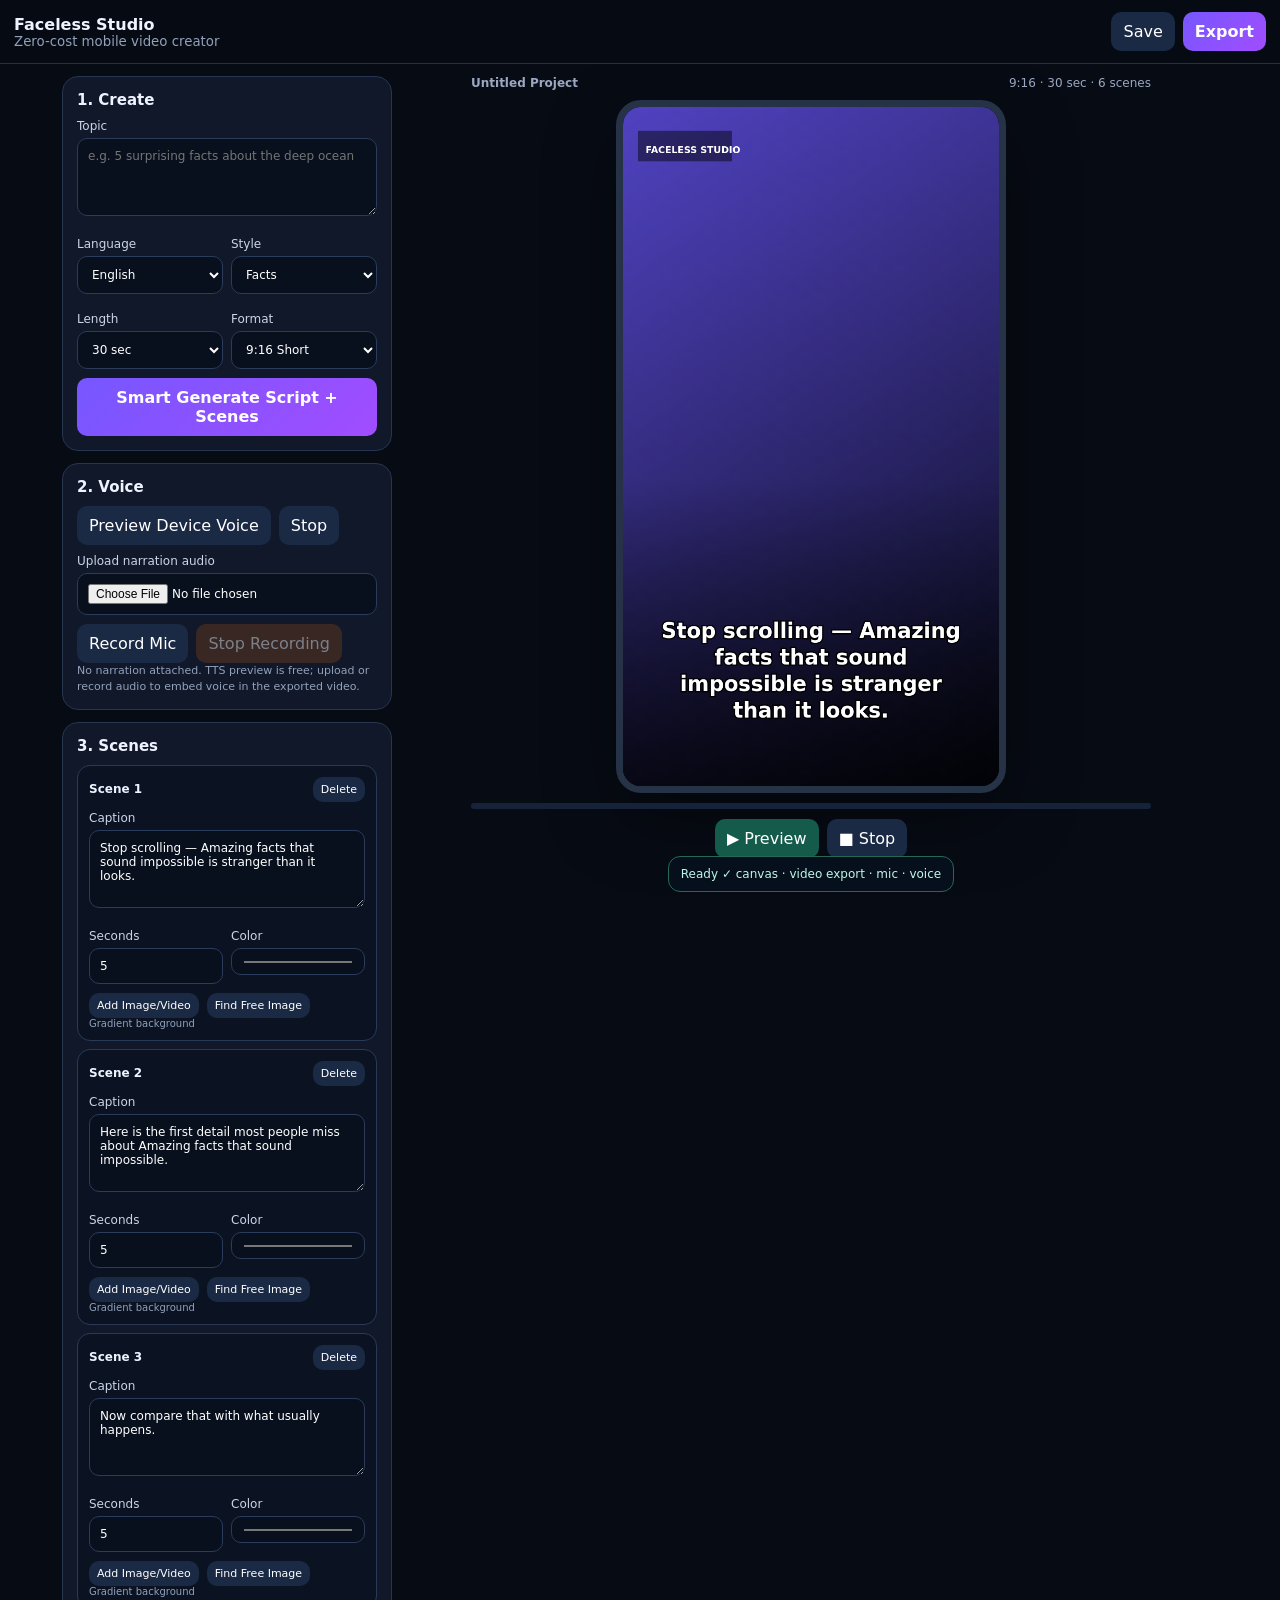
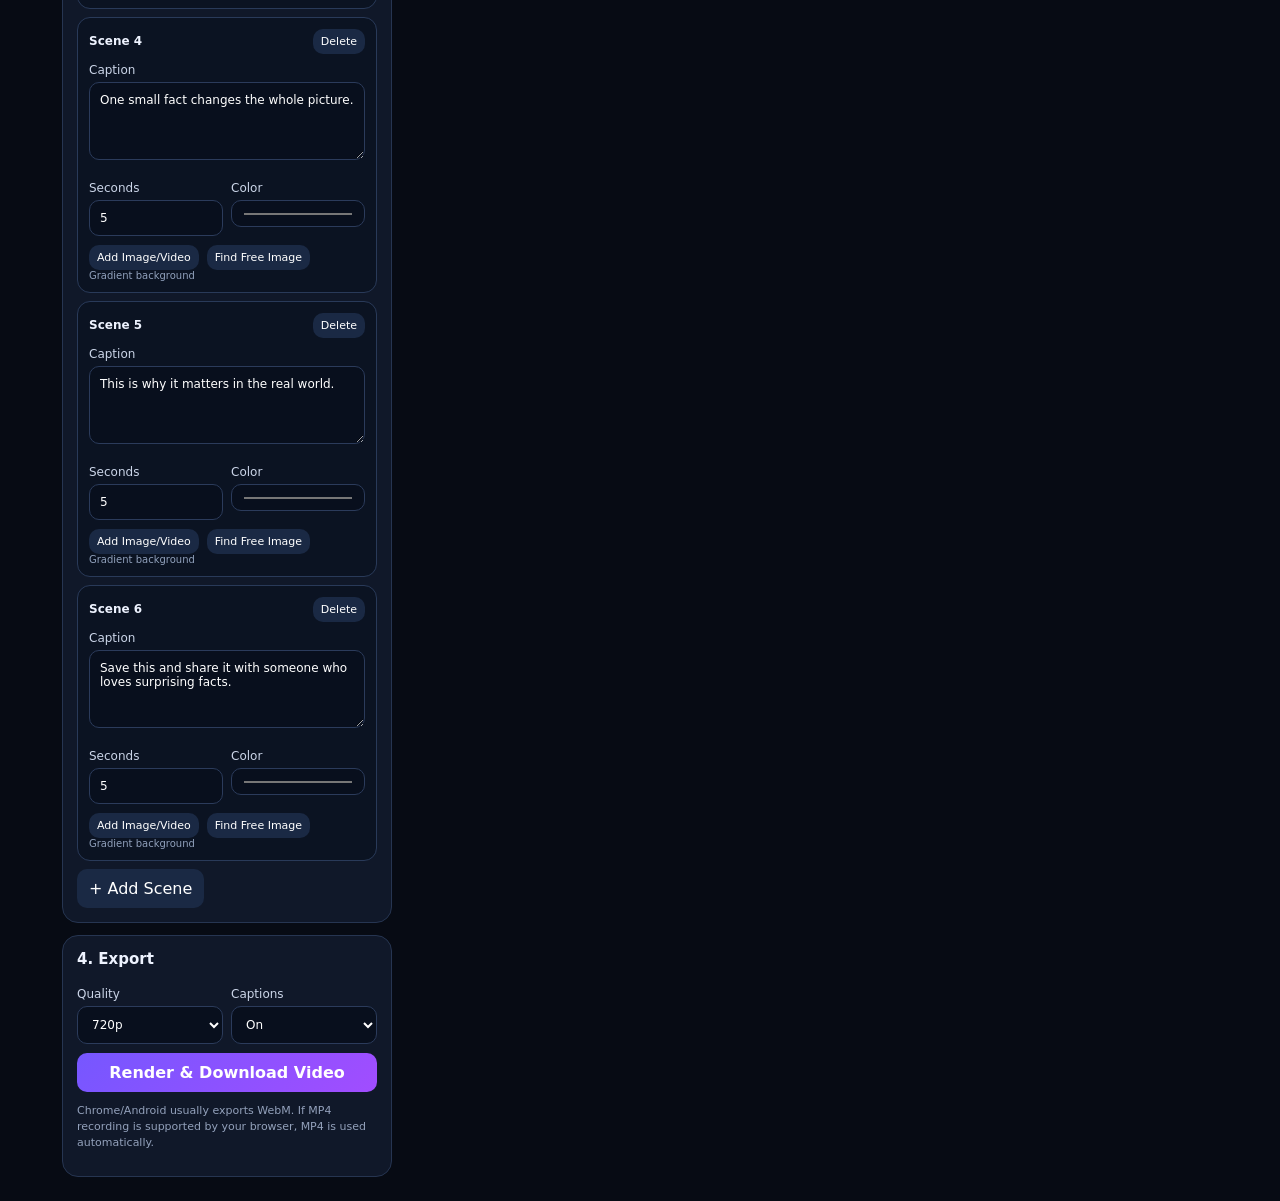
<file: faceless-studio/index.html>
<!doctype html>
<html lang="en">
<head>
<meta charset="utf-8">
<meta name="viewport" content="width=device-width,initial-scale=1,viewport-fit=cover">
<meta name="theme-color" content="#0a0f1f">
<title>Faceless Studio Live</title>
<style>
*{box-sizing:border-box}html,body{margin:0;background:#070b14;color:#eef3ff;font-family:system-ui,-apple-system,Segoe UI,Roboto,sans-serif}button,input,select,textarea{font:inherit}button{cursor:pointer}
header{position:sticky;top:0;z-index:20;display:flex;justify-content:space-between;align-items:center;padding:12px 14px;background:rgba(7,11,20,.95);border-bottom:1px solid #24304a}
.brand{font-weight:900}.brand small{display:block;color:#92a0bc;font-weight:500}.wrap{max-width:1180px;margin:auto;padding:12px;display:grid;grid-template-columns:330px 1fr;gap:12px}
.card{background:#101829;border:1px solid #263551;border-radius:16px;padding:14px;margin-bottom:12px}.card h3{margin:0 0 10px;font-size:15px}
label{display:block;font-size:12px;color:#cbd5e8;margin:9px 0}textarea,input,select{width:100%;margin-top:5px;background:#080f1d;color:#fff;border:1px solid #2b3b5b;border-radius:10px;padding:10px;outline:none}textarea{min-height:78px;resize:vertical}
.grid{display:grid;grid-template-columns:1fr 1fr;gap:8px}.row{display:flex;gap:8px;flex-wrap:wrap}.btn{border:0;border-radius:10px;padding:10px 12px;color:#fff;background:#1a2944}.btn.primary{background:linear-gradient(135deg,#7657ff,#a14dff);font-weight:800}.btn.good{background:#155b4c}.btn.warn{background:#6b3b1f}.btn:disabled{opacity:.45}
.stage{display:flex;flex-direction:column;align-items:center;gap:10px}.phone{width:min(390px,86vw);aspect-ratio:9/16;border:7px solid #263246;border-radius:25px;overflow:hidden;background:#000;box-shadow:0 26px 70px rgba(0,0,0,.4)}canvas{width:100%;height:100%;display:block;background:#050812}
.meta{width:min(680px,100%);display:flex;justify-content:space-between;gap:8px;color:#9aa8c3;font-size:12px}.progress{height:6px;background:#162239;border-radius:99px;overflow:hidden;width:min(680px,100%)}.progress>div{height:100%;width:0;background:#7c5cff}
.scene{border:1px solid #293a59;background:#0b1322;border-radius:13px;padding:11px;margin:8px 0}.scene-head{display:flex;justify-content:space-between;gap:8px;align-items:center}.scene-head strong{font-size:12px}.mini{padding:6px 8px;font-size:11px}
.status{position:sticky;bottom:8px;z-index:15;border:1px solid #315174;background:rgba(7,17,30,.96);padding:10px 12px;border-radius:12px;font-size:12px;color:#bcd3f5}.ok{border-color:#276855;color:#bff6e9}.bad{border-color:#803745;color:#ffc6ce}
.note{font-size:11px;color:#93a1bb;line-height:1.45}.media-name{font-size:10px;color:#91a1bc;overflow:hidden;text-overflow:ellipsis;white-space:nowrap}
@media(max-width:780px){.wrap{display:block}.stage{order:-1}.phone{width:min(350px,86vw)}header .row .btn:not(.primary){display:none}}
</style>
</head>
<body>
<header><div class="brand">Faceless Studio <small>Zero-cost mobile video creator</small></div><div class="row"><button class="btn" id="saveBtn">Save</button><button class="btn primary" id="exportTop">Export</button></div></header>
<div class="wrap">
<section>
<div class="card">
<h3>1. Create</h3>
<label>Topic<textarea id="topic" placeholder="e.g. 5 surprising facts about the deep ocean"></textarea></label>
<div class="grid">
<label>Language<select id="lang"><option value="en">English</option><option value="ur">اردو</option><option value="hi">हिन्दी</option></select></label>
<label>Style<select id="style"><option value="facts">Facts</option><option value="story">Story</option><option value="history">History</option><option value="motivation">Motivation</option></select></label>
</div>
<div class="grid">
<label>Length<select id="length"><option value="20">20 sec</option><option value="30" selected>30 sec</option><option value="45">45 sec</option><option value="60">60 sec</option></select></label>
<label>Format<select id="format"><option value="9:16">9:16 Short</option><option value="1:1">1:1 Square</option><option value="16:9">16:9</option></select></label>
</div>
<button class="btn primary" id="generate" style="width:100%">Smart Generate Script + Scenes</button>
</div>
<div class="card">
<h3>2. Voice</h3>
<div class="row"><button class="btn" id="tts">Preview Device Voice</button><button class="btn" id="stopTts">Stop</button></div>
<label>Upload narration audio<input id="audio" type="file" accept="audio/*"></label>
<div class="row"><button class="btn" id="record">Record Mic</button><button class="btn warn" id="stopRecord" disabled>Stop Recording</button></div>
<div class="note" id="audioNote">No narration attached. TTS preview is free; upload or record audio to embed voice in the exported video.</div>
</div>
<div class="card">
<h3>3. Scenes</h3>
<div id="scenes"></div>
<button class="btn" id="addScene">+ Add Scene</button>
</div>
<div class="card">
<h3>4. Export</h3>
<div class="grid"><label>Quality<select id="quality"><option value="720">720p</option><option value="1080">1080p</option></select></label><label>Captions<select id="captions"><option value="yes">On</option><option value="no">Off</option></select></label></div>
<button class="btn primary" id="exportBtn" style="width:100%">Render & Download Video</button>
<p class="note">Chrome/Android usually exports WebM. If MP4 recording is supported by your browser, MP4 is used automatically.</p>
</div>
</section>
<section class="stage">
<div class="meta"><strong id="title">Untitled Project</strong><span id="meta">9:16 · 15 sec</span></div>
<div class="phone" id="phone"><canvas id="canvas" width="720" height="1280"></canvas></div>
<div class="progress"><div id="bar"></div></div>
<div class="row"><button class="btn good" id="play">▶ Preview</button><button class="btn" id="stop">■ Stop</button></div>
<div class="status" id="status">Starting…</div>
</section>
</div>
<script>
(function(){
'use strict';
var $=function(id){return document.getElementById(id)};
var el={topic:$('topic'),lang:$('lang'),style:$('style'),length:$('length'),format:$('format'),generate:$('generate'),scenes:$('scenes'),addScene:$('addScene'),canvas:$('canvas'),phone:$('phone'),title:$('title'),meta:$('meta'),bar:$('bar'),status:$('status'),play:$('play'),stop:$('stop'),tts:$('tts'),stopTts:$('stopTts'),audio:$('audio'),audioNote:$('audioNote'),record:$('record'),stopRecord:$('stopRecord'),quality:$('quality'),captions:$('captions'),exportBtn:$('exportBtn'),exportTop:$('exportTop'),saveBtn:$('saveBtn')};
var ctx=el.canvas.getContext('2d',{alpha:false});
var state={topic:'',lang:'en',style:'facts',length:30,format:'9:16',scenes:[]};
var media={}; var audioBlob=null; var raf=0; var previewStart=0; var recorder=null; var micStream=null; var micChunks=[];
function id(){return 's'+Date.now().toString(36)+Math.random().toString(36).slice(2,8)}
function escapeHtml(s){return String(s).replace(/[&<>"']/g,function(c){return {'&':'&amp;','<':'&lt;','>':'&gt;','"':'&quot;',"'":'&#39;'}[c]})}
function total(){return state.scenes.reduce(function(a,s){return a+(Number(s.duration)||1)},0)}
function readControls(){state.topic=el.topic.value.trim();state.lang=el.lang.value;state.style=el.style.value;state.length=Number(el.length.value)||30;state.format=el.format.value;resize();updateMeta()}
function resize(){var q=Number(el.quality.value)||720,w=720,h=1280;if(state.format==='1:1'){w=q;h=q}else if(state.format==='16:9'){w=q===1080?1920:1280;h=q===1080?1080:720}else{w=q;h=q===1080?1920:1280}el.canvas.width=w;el.canvas.height=h;el.phone.style.aspectRatio=state.format==='1:1'?'1 / 1':state.format==='16:9'?'16 / 9':'9 / 16';draw(0)}
function updateMeta(){el.title.textContent=state.topic||'Untitled Project';el.meta.textContent=state.format+' · '+Math.round(total())+' sec · '+state.scenes.length+' scenes'}
function templates(topic,lang,style){
var t=topic||((lang==='ur')?'دنیا کے حیرت انگیز حقائق':(lang==='hi'?'दुनिया के हैरान करने वाले तथ्य':'Amazing facts that sound impossible'));
var sets={
en:{facts:['Stop scrolling — '+t+' is stranger than it looks.','Here is the first detail most people miss about '+t+'.','Now compare that with what usually happens.','One small fact changes the whole picture.','This is why it matters in the real world.','Save this and share it with someone who loves surprising facts.'],story:['It started with something ordinary: '+t+'.','At first, nobody noticed anything unusual.','Then one detail changed everything.','The next decision made the problem bigger.','The simplest clue finally revealed the answer.','That is why this story is worth remembering.'],history:['You probably never heard this side of '+t+'.','Go back to the moment everything began to change.','One decision created consequences nobody expected.','The detail most summaries leave out came next.','Its effect can still be seen today.','That is why '+t+' still matters.'],motivation:['If '+t+' feels difficult, hear this before you quit.','You do not need perfect conditions — you need one repeatable move.','Small progress becomes powerful when it compounds.','Keep going when nobody is watching.','Make the next step too simple to avoid.','Repeat it tomorrow — that is how momentum is built.']},
ur:{facts:['رکیں — '+t+' کے بارے میں حقیقت آپ کی توقع سے زیادہ دلچسپ ہے۔','پہلی بات وہ ہے جو زیادہ تر لوگ نظر انداز کر دیتے ہیں۔','اب اس کا عام صورتحال سے موازنہ کریں۔','ایک چھوٹی سی حقیقت پوری تصویر بدل دیتی ہے۔','اسی لیے یہ صرف دلچسپ نہیں بلکہ اہم بھی ہے۔','اس ویڈیو کو محفوظ کریں اور کسی دوست کے ساتھ شیئر کریں۔'],story:['کہانی ایک عام سی بات سے شروع ہوئی: '+t+'۔','شروع میں کسی کو کچھ غیر معمولی محسوس نہیں ہوا۔','پھر ایک چھوٹی سی بات نے سب کچھ بدل دیا۔','اگلا فیصلہ مسئلے کو مزید بڑا کر گیا۔','آخرکار سب سے سادہ اشارے نے جواب دے دیا۔','اسی لیے یہ کہانی یاد رکھنے کے قابل ہے۔'],history:['شاید آپ نے '+t+' کا یہ پہلو پہلے نہ سنا ہو۔','اس لمحے پر واپس جائیں جب سب کچھ بدلنے والا تھا۔','ایک فیصلے کے اثرات توقع سے کہیں دور تک گئے۔','پھر وہ بات ہوئی جو اکثر خلاصوں میں چھوٹ جاتی ہے۔','اس کا اثر آج بھی دیکھا جا سکتا ہے۔','اسی لیے '+t+' آج بھی اہم ہے۔'],motivation:['اگر '+t+' مشکل لگ رہا ہے تو ہار ماننے سے پہلے یہ سنیں۔','آپ کو بہترین حالات نہیں، ایک قابلِ تکرار قدم چاہیے۔','چھوٹی پیش رفت وقت کے ساتھ بڑی بن جاتی ہے۔','تب بھی جاری رکھیں جب کوئی دیکھ نہ رہا ہو۔','اگلا قدم اتنا آسان بنائیں کہ بہانہ نہ رہے۔','کل اسے دوبارہ کریں — یہی رفتار بناتی ہے۔']},
hi:{facts:['रुकिए — '+t+' आपकी सोच से ज्यादा दिलचस्प है।','पहली बात वही है जिसे ज्यादातर लोग नजरअंदाज कर देते हैं।','अब इसकी तुलना सामान्य स्थिति से कीजिए।','एक छोटी सी बात पूरी तस्वीर बदल देती है।','इसीलिए यह सिर्फ दिलचस्प नहीं बल्कि उपयोगी भी है।','इसे सेव करें और किसी दोस्त के साथ शेयर करें।'],story:['कहानी एक सामान्य बात से शुरू हुई: '+t+'।','शुरू में किसी ने कुछ असामान्य नहीं देखा।','फिर एक छोटी सी बात ने सब बदल दिया।','अगले फैसले ने समस्या बढ़ा दी।','आखिर सबसे आसान संकेत ने जवाब दे दिया।','यही वजह है कि यह कहानी याद रखने लायक है।'],history:['शायद आपने '+t+' का यह पहलू पहले नहीं सुना।','उस समय पर वापस जाइए जब सब बदलने वाला था।','एक फैसले के असर उम्मीद से बहुत आगे गए।','फिर वह बात हुई जो अक्सर सारांश में छूट जाती है।','उसका असर आज भी देखा जा सकता है।','इसीलिए '+t+' आज भी मायने रखता है।'],motivation:['अगर '+t+' मुश्किल लग रहा है तो हार मानने से पहले सुनिए।','आपको परफेक्ट हालात नहीं, एक दोहराने योग्य कदम चाहिए।','छोटी प्रगति समय के साथ बड़ी बनती है।','तब भी जारी रखें जब कोई देख नहीं रहा हो।','अगला कदम इतना आसान रखें कि बहाना न बचे।','कल फिर दोहराइए — यही मोमेंटम बनाता है।']}
};
return (sets[lang]&&sets[lang][style])||sets.en.facts}
function generate(){readControls();var lines=templates(state.topic,state.lang,state.style);var count=state.length>=45?8:(state.length<=20?5:6);while(lines.length<count)lines=lines.concat(lines);lines=lines.slice(0,count);var d=state.length/count;state.scenes=lines.map(function(x,i){return {id:id(),text:x,duration:Math.round(d*10)/10,color:['#5b4bdb','#14677b','#813a70','#276447','#955923','#344a86','#7a432c','#385c6e'][i%8],name:''}});media={};audioBlob=null;renderScenes();updateMeta();draw(0);setStatus('Generated '+count+' scenes ✓','ok');save()}
function renderScenes(){el.scenes.innerHTML='';state.scenes.forEach(function(s,i){var box=document.createElement('div');box.className='scene';box.innerHTML='<div class="scene-head"><strong>Scene '+(i+1)+'</strong><button class="btn mini remove">Delete</button></div><label>Caption<textarea class="txt">'+escapeHtml(s.text)+'</textarea></label><div class="grid"><label>Seconds<input class="dur" type="number" min="1" max="20" step=".5" value="'+s.duration+'"></label><label>Color<input class="col" type="color" value="'+s.color+'"></label></div><div class="row"><button class="btn mini upload">Add Image/Video</button><button class="btn mini free">Find Free Image</button></div><input class="file" type="file" accept="image/*,video/*" hidden><div class="media-name">'+escapeHtml(s.name||'Gradient background')+'</div>';var txt=box.querySelector('.txt'),dur=box.querySelector('.dur'),col=box.querySelector('.col'),file=box.querySelector('.file'),name=box.querySelector('.media-name');txt.oninput=function(){s.text=txt.value;draw(0);save()};dur.oninput=function(){s.duration=Math.max(1,Number(dur.value)||1);updateMeta();save()};col.oninput=function(){s.color=col.value;draw(0);save()};box.querySelector('.upload').onclick=function(){file.click()};file.onchange=function(){var f=file.files&&file.files[0];if(!f)return;setMedia(s,f);s.name=f.name;name.textContent=f.name;save()};box.querySelector('.free').onclick=function(){findFreeImage(s,name)};box.querySelector('.remove').onclick=function(){if(state.scenes.length<2)return;delete media[s.id];state.scenes=state.scenes.filter(function(x){return x.id!==s.id});renderScenes();updateMeta();draw(0);save()};el.scenes.appendChild(box)})}
function setMedia(s,blob){if(media[s.id]&&media[s.id].url)URL.revokeObjectURL(media[s.id].url);var url=URL.createObjectURL(blob);if(blob.type.indexOf('video/')===0){var v=document.createElement('video');v.src=url;v.muted=true;v.playsInline=true;v.loop=true;v.preload='auto';media[s.id]={type:'video',el:v,url:url,blob:blob}}else{var im=new Image();im.src=url;media[s.id]={type:'image',el:im,url:url,blob:blob}}}
async function findFreeImage(s,label){var q=(state.topic+' '+s.text).trim();if(!q){setStatus('Add a topic first.','bad');return}label.textContent='Searching Wikimedia…';try{var url='https://commons.wikimedia.org/w/api.php?action=query&format=json&origin=*&generator=search&gsrnamespace=6&gsrlimit=8&prop=imageinfo&iiprop=url|mime&iiurlwidth=1200&gsrsearch='+encodeURIComponent(q);var r=await fetch(url);if(!r.ok)throw new Error('search failed');var j=await r.json();var pages=Object.values((j.query&&j.query.pages)||{});var p=pages.find(function(x){var ii=x.imageinfo&&x.imageinfo[0];return ii&&['image/jpeg','image/png','image/webp'].indexOf(String(ii.mime||'').toLowerCase())>=0});if(!p)throw new Error('no image found');var ii=p.imageinfo[0],imgUrl=ii.thumburl||ii.url;var ir=await fetch(imgUrl,{mode:'cors'});if(!ir.ok)throw new Error('image blocked');var b=await ir.blob();setMedia(s,b);s.name=(p.title||'Wikimedia image').replace(/^File:/,'');label.textContent=s.name;setStatus('Free visual added ✓','ok')}catch(e){label.textContent='No free image found';setStatus('Visual search failed: '+e.message,'bad')}}
function findScene(t){var cur=0;for(var i=0;i<state.scenes.length;i++){var d=Number(state.scenes[i].duration)||1;if(t<cur+d||i===state.scenes.length-1)return {s:state.scenes[i],local:t-cur,index:i};cur+=d}return {s:state.scenes[0],local:0,index:0}}
function drawCover(obj,w,h){try{var sw=obj.videoWidth||obj.naturalWidth,sh=obj.videoHeight||obj.naturalHeight;if(!sw||!sh)return;var scale=Math.max(w/sw,h/sh),dw=sw*scale,dh=sh*scale;ctx.drawImage(obj,(w-dw)/2,(h-dh)/2,dw,dh)}catch(e){}}
function wrap(text,max){var words=String(text).trim().split(/\s+/),lines=[],line='';words.forEach(function(w){var test=line?line+' '+w:w;if(ctx.measureText(test).width>max&&line){lines.push(line);line=w}else line=test});if(line)lines.push(line);return lines.slice(0,5)}
function draw(t){var w=el.canvas.width,h=el.canvas.height;if(!state.scenes.length){ctx.fillStyle='#07101e';ctx.fillRect(0,0,w,h);ctx.fillStyle='#fff';ctx.font='700 '+Math.round(w*.055)+'px system-ui';ctx.textAlign='center';ctx.fillText('Add a topic and tap Generate',w/2,h/2);return}var f=findScene(Math.max(0,Math.min(t,total()-.01))),s=f.s,g=ctx.createLinearGradient(0,0,w,h);g.addColorStop(0,s.color);g.addColorStop(1,'#050812');ctx.fillStyle=g;ctx.fillRect(0,0,w,h);var m=media[s.id];if(m&&m.el){if(m.type==='video'&&m.el.readyState>=2&&isFinite(m.el.duration)&&m.el.duration>0){try{m.el.currentTime=f.local%m.el.duration}catch(e){}}drawCover(m.el,w,h)}var shade=ctx.createLinearGradient(0,0,0,h);shade.addColorStop(0,'rgba(0,0,0,.12)');shade.addColorStop(.55,'rgba(0,0,0,.05)');shade.addColorStop(1,'rgba(0,0,0,.68)');ctx.fillStyle=shade;ctx.fillRect(0,0,w,h);if(el.captions.value==='yes'){ctx.textAlign='center';ctx.textBaseline='middle';ctx.font='800 '+Math.round(w*.055)+'px system-ui';var lines=wrap(s.text,w*.82),lh=Math.round(w*.07),y=h-(lines.length*lh)-h*.07;lines.forEach(function(line,i){var yy=y+i*lh;ctx.lineWidth=Math.max(4,w*.007);ctx.strokeStyle='rgba(0,0,0,.9)';ctx.strokeText(line,w/2,yy);ctx.fillStyle='#fff';ctx.fillText(line,w/2,yy)})}ctx.fillStyle='rgba(0,0,0,.46)';ctx.fillRect(w*.04,h*.035,w*.25,h*.045);ctx.fillStyle='#fff';ctx.font='700 '+Math.round(w*.025)+'px system-ui';ctx.textAlign='left';ctx.fillText('FACELESS STUDIO',w*.06,h*.064)}
function preview(){stop();readControls();previewStart=performance.now();Object.values(media).forEach(function(m){if(m.type==='video'){try{m.el.currentTime=0;m.el.play()}catch(e){}}});var loop=function(now){var t=(now-previewStart)/1000;if(t>=total()){stop();draw(total()-.01);return}draw(t);el.bar.style.width=Math.min(100,t/total()*100)+'%';raf=requestAnimationFrame(loop)};raf=requestAnimationFrame(loop)}
function stop(){if(raf)cancelAnimationFrame(raf);raf=0;el.bar.style.width='0';if(window.speechSynthesis)speechSynthesis.cancel();Object.values(media).forEach(function(m){if(m.type==='video')m.el.pause()})}
function script(){return state.scenes.map(function(s){return s.text}).join(' ')}
function speak(){if(!('speechSynthesis' in window)){setStatus('Device TTS is not supported here.','bad');return}speechSynthesis.cancel();var u=new SpeechSynthesisUtterance(script());u.lang=state.lang==='ur'?'ur-PK':state.lang==='hi'?'hi-IN':'en-US';u.rate=1;speechSynthesis.speak(u);setStatus('Speaking with your device voice…','ok')}
async function startMic(){if(!navigator.mediaDevices||!navigator.mediaDevices.getUserMedia){setStatus('Microphone needs HTTPS/current Chrome.','bad');return}try{micStream=await navigator.mediaDevices.getUserMedia({audio:true});micChunks=[];var type=['audio/webm;codecs=opus','audio/webm','audio/mp4'].find(function(x){return window.MediaRecorder&&MediaRecorder.isTypeSupported(x)})||'';recorder=new MediaRecorder(micStream,type?{mimeType:type}:undefined);recorder.ondataavailable=function(e){if(e.data&&e.data.size)micChunks.push(e.data)};recorder.onstop=function(){audioBlob=new Blob(micChunks,{type:recorder.mimeType||'audio/webm'});micStream.getTracks().forEach(function(t){t.stop()});micStream=null;el.audioNote.textContent='Recorded narration attached · '+(audioBlob.size/1024/1024).toFixed(2)+' MB';setStatus('Narration recorded ✓','ok')};recorder.start(250);el.record.disabled=true;el.stopRecord.disabled=false;setStatus('Recording…','ok')}catch(e){setStatus('Mic error: '+e.message,'bad')}}
function stopMic(){if(recorder&&recorder.state!=='inactive')recorder.stop();el.record.disabled=false;el.stopRecord.disabled=true}
async function render(){if(!window.MediaRecorder||!el.canvas.captureStream){setStatus('Video export is not supported in this browser. Open this page in current Chrome.','bad');return}stop();readControls();el.exportBtn.disabled=el.exportTop.disabled=true;setStatus('Preparing renderer…','ok');var stream=el.canvas.captureStream(30),out=new MediaStream(stream.getVideoTracks()),audioCtx=null,audioEl=null,audioUrl=null;if(audioBlob){try{audioCtx=new (window.AudioContext||window.webkitAudioContext)();var dest=audioCtx.createMediaStreamDestination();audioUrl=URL.createObjectURL(audioBlob);audioEl=new Audio(audioUrl);await new Promise(function(res){audioEl.oncanplaythrough=res;audioEl.onerror=res;audioEl.load()});var src=audioCtx.createMediaElementSource(audioEl);src.connect(dest);dest.stream.getAudioTracks().forEach(function(t){out.addTrack(t)})}catch(e){setStatus('Audio could not be attached; exporting silent video.','bad')}}var types=['video/mp4;codecs=h264,aac','video/mp4','video/webm;codecs=vp8,opus','video/webm'];var mime=types.find(function(x){return MediaRecorder.isTypeSupported(x)})||'';var rec;try{rec=new MediaRecorder(out,mime?{mimeType:mime,videoBitsPerSecond:Number(el.quality.value)===1080?7000000:3500000}:undefined)}catch(e){setStatus('Renderer failed: '+e.message,'bad');el.exportBtn.disabled=el.exportTop.disabled=false;return}var chunks=[];rec.ondataavailable=function(e){if(e.data&&e.data.size)chunks.push(e.data)};var done=new Promise(function(res){rec.onstop=res});rec.start(500);if(audioEl){try{await audioCtx.resume();audioEl.currentTime=0;await audioEl.play()}catch(e){}}var start=performance.now(),dur=total();await new Promise(function(resolve){var tick=function(now){var t=(now-start)/1000;draw(Math.min(t,dur-.01));el.bar.style.width=Math.min(100,t/dur*100)+'%';setStatus('Rendering '+Math.min(100,Math.floor(t/dur*100))+'% — keep this tab open','ok');if(t>=dur){resolve();return}requestAnimationFrame(tick)};requestAnimationFrame(tick)});if(audioEl)audioEl.pause();rec.stop();await done;var blob=new Blob(chunks,{type:rec.mimeType||mime||'video/webm'}),ext=blob.type.indexOf('mp4')>=0?'mp4':'webm';download(blob,(state.topic||'faceless-video').replace(/[^a-z0-9]+/gi,'-').replace(/^-|-$/g,'').slice(0,50)+'.'+ext);setStatus('Export complete ✓ '+ext.toUpperCase()+' · '+(blob.size/1024/1024).toFixed(1)+' MB','ok');if(audioUrl)URL.revokeObjectURL(audioUrl);if(audioCtx)audioCtx.close();el.exportBtn.disabled=el.exportTop.disabled=false;el.bar.style.width='0';resize()}
function download(blob,name){var a=document.createElement('a'),u=URL.createObjectURL(blob);a.href=u;a.download=name||'faceless-video.webm';document.body.appendChild(a);a.click();a.remove();setTimeout(function(){URL.revokeObjectURL(u)},3000)}
function save(){try{localStorage.setItem('faceless-studio-live',JSON.stringify(state))}catch(e){}}
function load(){try{var x=JSON.parse(localStorage.getItem('faceless-studio-live')||'null');if(x&&Array.isArray(x.scenes)){state=x;el.topic.value=state.topic||'';el.lang.value=state.lang||'en';el.style.value=state.style||'facts';el.length.value=String(state.length||30);el.format.value=state.format||'9:16';renderScenes();resize();updateMeta();return true}}catch(e){}return false}
function setStatus(msg,kind){el.status.textContent=msg;el.status.className='status '+(kind||'')}
el.generate.onclick=generate;el.play.onclick=preview;el.stop.onclick=stop;el.tts.onclick=speak;el.stopTts.onclick=function(){if(window.speechSynthesis)speechSynthesis.cancel()};el.addScene.onclick=function(){state.scenes.push({id:id(),text:'New scene caption',duration:5,color:'#5b4bdb',name:''});renderScenes();updateMeta();draw(0);save()};el.audio.onchange=function(){var f=el.audio.files&&el.audio.files[0];if(f){audioBlob=f;el.audioNote.textContent='Narration attached · '+(f.size/1024/1024).toFixed(2)+' MB';setStatus('Audio attached ✓','ok')}};el.record.onclick=startMic;el.stopRecord.onclick=stopMic;el.exportBtn.onclick=render;el.exportTop.onclick=render;el.saveBtn.onclick=function(){readControls();save();setStatus('Project text saved on this device ✓','ok')};el.format.onchange=function(){readControls()};el.quality.onchange=resize;el.captions.onchange=function(){draw(0)};
window.addEventListener('error',function(e){setStatus('Browser error: '+(e.message||'unknown error'),'bad')});
if(!load())generate();else draw(0);
var caps=['canvas'];if(window.MediaRecorder)caps.push('video export');if(navigator.mediaDevices&&navigator.mediaDevices.getUserMedia)caps.push('mic');if('speechSynthesis' in window)caps.push('voice');setStatus('Ready ✓ '+caps.join(' · '),'ok');
})();
</script>
</body>
</html>
</file>
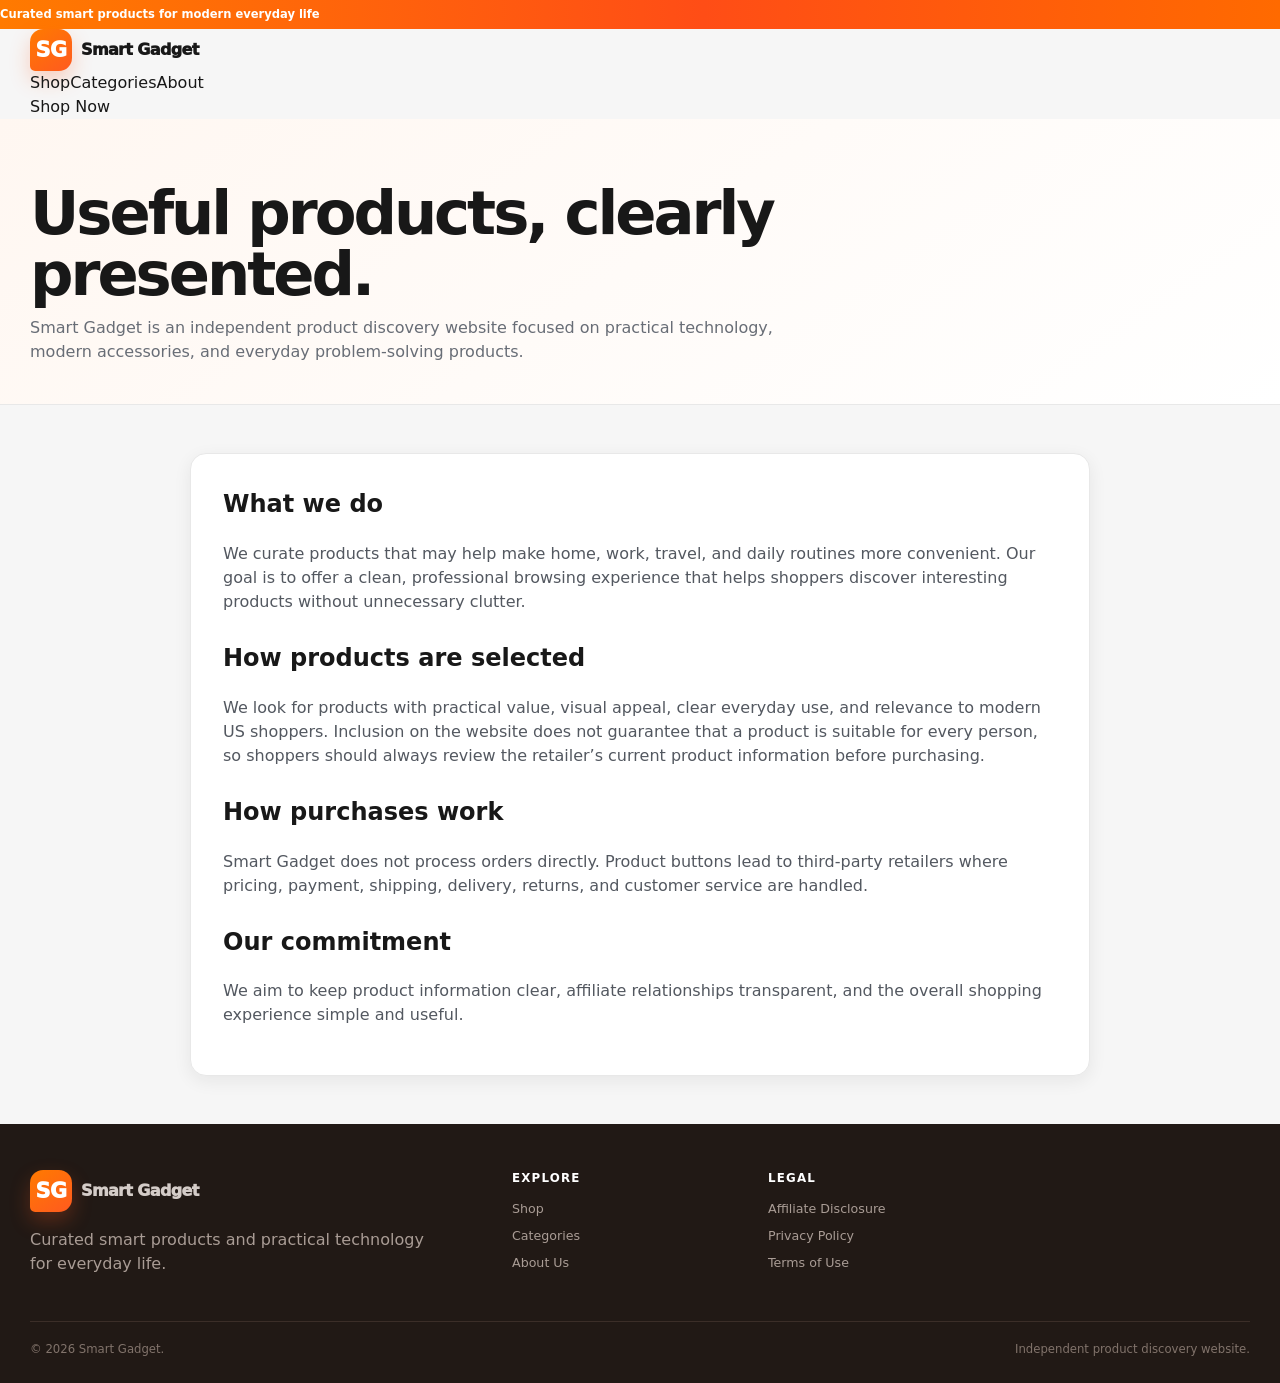
<file: about.html>
<!DOCTYPE html>
<html lang="en">
<head>
  <meta charset="UTF-8">
  <meta name="viewport" content="width=device-width, initial-scale=1.0">
  <meta name="description" content="Learn about Smart Gadget and how we curate useful technology products for everyday life.">
  <title>About Us | Smart Gadget</title>
  <link rel="stylesheet" href="styles.css">
</head>
<body>
  <div class="announcement">Curated smart products for modern everyday life</div>
  <header class="site-header">
    <div class="container header-inner">
      <a class="brand" href="index.html"><span class="brand-mark">SG</span><span>Smart Gadget</span></a>
      <nav class="nav-links" aria-label="Main navigation"><a href="index.html#shop">Shop</a><a href="index.html#categories">Categories</a><a href="about.html">About</a></nav>
      <a class="header-cta" href="index.html#shop">Shop Now</a>
    </div>
  </header>

  <main>
    <section class="page-hero">
      <div class="container">
        <h1>Useful products, clearly presented.</h1>
        <p>Smart Gadget is an independent product discovery website focused on practical technology, modern accessories, and everyday problem-solving products.</p>
      </div>
    </section>

    <section class="section">
      <div class="container">
        <article class="content-card">
          <h2>What we do</h2>
          <p>We curate products that may help make home, work, travel, and daily routines more convenient. Our goal is to offer a clean, professional browsing experience that helps shoppers discover interesting products without unnecessary clutter.</p>

          <h2>How products are selected</h2>
          <p>We look for products with practical value, visual appeal, clear everyday use, and relevance to modern US shoppers. Inclusion on the website does not guarantee that a product is suitable for every person, so shoppers should always review the retailer’s current product information before purchasing.</p>

          <h2>How purchases work</h2>
          <p>Smart Gadget does not process orders directly. Product buttons lead to third-party retailers where pricing, payment, shipping, delivery, returns, and customer service are handled.</p>

          <h2>Our commitment</h2>
          <p>We aim to keep product information clear, affiliate relationships transparent, and the overall shopping experience simple and useful.</p>
        </article>
      </div>
    </section>
  </main>

  <footer class="site-footer">
    <div class="container">
      <div class="footer-grid">
        <div class="footer-brand"><a class="brand" href="index.html"><span class="brand-mark">SG</span><span>Smart Gadget</span></a><p>Curated smart products and practical technology for everyday life.</p></div>
        <div><h3 class="footer-title">Explore</h3><div class="footer-links"><a href="index.html#shop">Shop</a><a href="index.html#categories">Categories</a><a href="about.html">About Us</a></div></div>
        <div><h3 class="footer-title">Legal</h3><div class="footer-links"><a href="disclosure.html">Affiliate Disclosure</a><a href="privacy.html">Privacy Policy</a><a href="terms.html">Terms of Use</a></div></div>
      </div>
      <div class="footer-bottom"><span>© <span id="year"></span> Smart Gadget.</span><span>Independent product discovery website.</span></div>
    </div>
  </footer>
  <script>document.getElementById('year').textContent = new Date().getFullYear();</script>
</body>
</html>
</file>
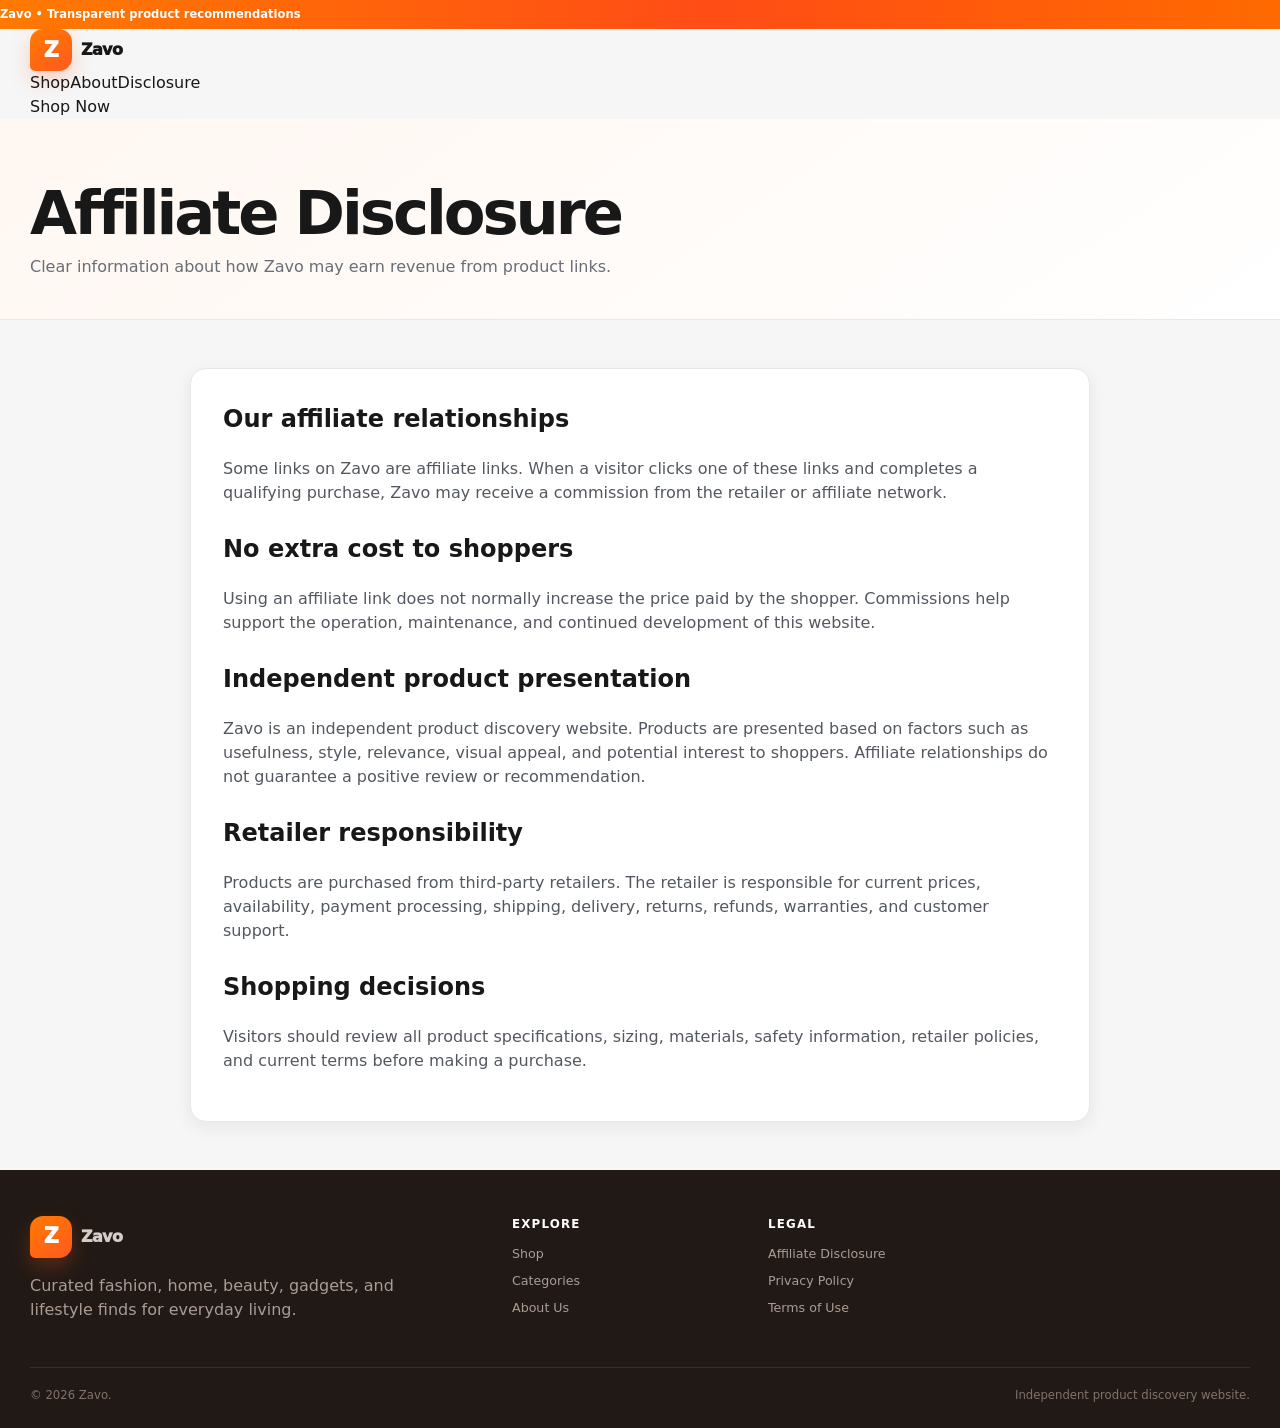
<file: disclosure.html>
<!DOCTYPE html>
<html lang="en">
<head>
  <meta charset="UTF-8">
  <meta name="viewport" content="width=device-width, initial-scale=1.0">
  <meta name="description" content="Affiliate Disclosure for Zavo.">
  <title>Affiliate Disclosure | Zavo</title>
  <link rel="stylesheet" href="styles.css">
</head>
<body>
  <div class="announcement">Zavo • Transparent product recommendations</div>
  <header class="site-header">
    <div class="container header-inner">
      <a class="brand" href="index.html"><span class="brand-mark">Z</span><span>Zavo</span></a>
      <nav class="nav-links" aria-label="Main navigation"><a href="index.html#shop">Shop</a><a href="about.html">About</a><a href="disclosure.html">Disclosure</a></nav>
      <a class="header-cta" href="index.html#shop">Shop Now</a>
    </div>
  </header>

  <main>
    <section class="page-hero">
      <div class="container">
        <h1>Affiliate Disclosure</h1>
        <p>Clear information about how Zavo may earn revenue from product links.</p>
      </div>
    </section>

    <section class="section">
      <div class="container">
        <article class="content-card">
          <h2>Our affiliate relationships</h2>
          <p>Some links on Zavo are affiliate links. When a visitor clicks one of these links and completes a qualifying purchase, Zavo may receive a commission from the retailer or affiliate network.</p>

          <h2>No extra cost to shoppers</h2>
          <p>Using an affiliate link does not normally increase the price paid by the shopper. Commissions help support the operation, maintenance, and continued development of this website.</p>

          <h2>Independent product presentation</h2>
          <p>Zavo is an independent product discovery website. Products are presented based on factors such as usefulness, style, relevance, visual appeal, and potential interest to shoppers. Affiliate relationships do not guarantee a positive review or recommendation.</p>

          <h2>Retailer responsibility</h2>
          <p>Products are purchased from third-party retailers. The retailer is responsible for current prices, availability, payment processing, shipping, delivery, returns, refunds, warranties, and customer support.</p>

          <h2>Shopping decisions</h2>
          <p>Visitors should review all product specifications, sizing, materials, safety information, retailer policies, and current terms before making a purchase.</p>
        </article>
      </div>
    </section>
  </main>

  <footer class="site-footer">
    <div class="container">
      <div class="footer-grid">
        <div class="footer-brand"><a class="brand" href="index.html"><span class="brand-mark">Z</span><span>Zavo</span></a><p>Curated fashion, home, beauty, gadgets, and lifestyle finds for everyday living.</p></div>
        <div><h3 class="footer-title">Explore</h3><div class="footer-links"><a href="index.html#shop">Shop</a><a href="index.html#categories">Categories</a><a href="about.html">About Us</a></div></div>
        <div><h3 class="footer-title">Legal</h3><div class="footer-links"><a href="disclosure.html">Affiliate Disclosure</a><a href="privacy.html">Privacy Policy</a><a href="terms.html">Terms of Use</a></div></div>
      </div>
      <div class="footer-bottom"><span>© <span id="year"></span> Zavo.</span><span>Independent product discovery website.</span></div>
    </div>
  </footer>
  <script>document.getElementById('year').textContent = new Date().getFullYear();</script>
</body>
</html>
</file>
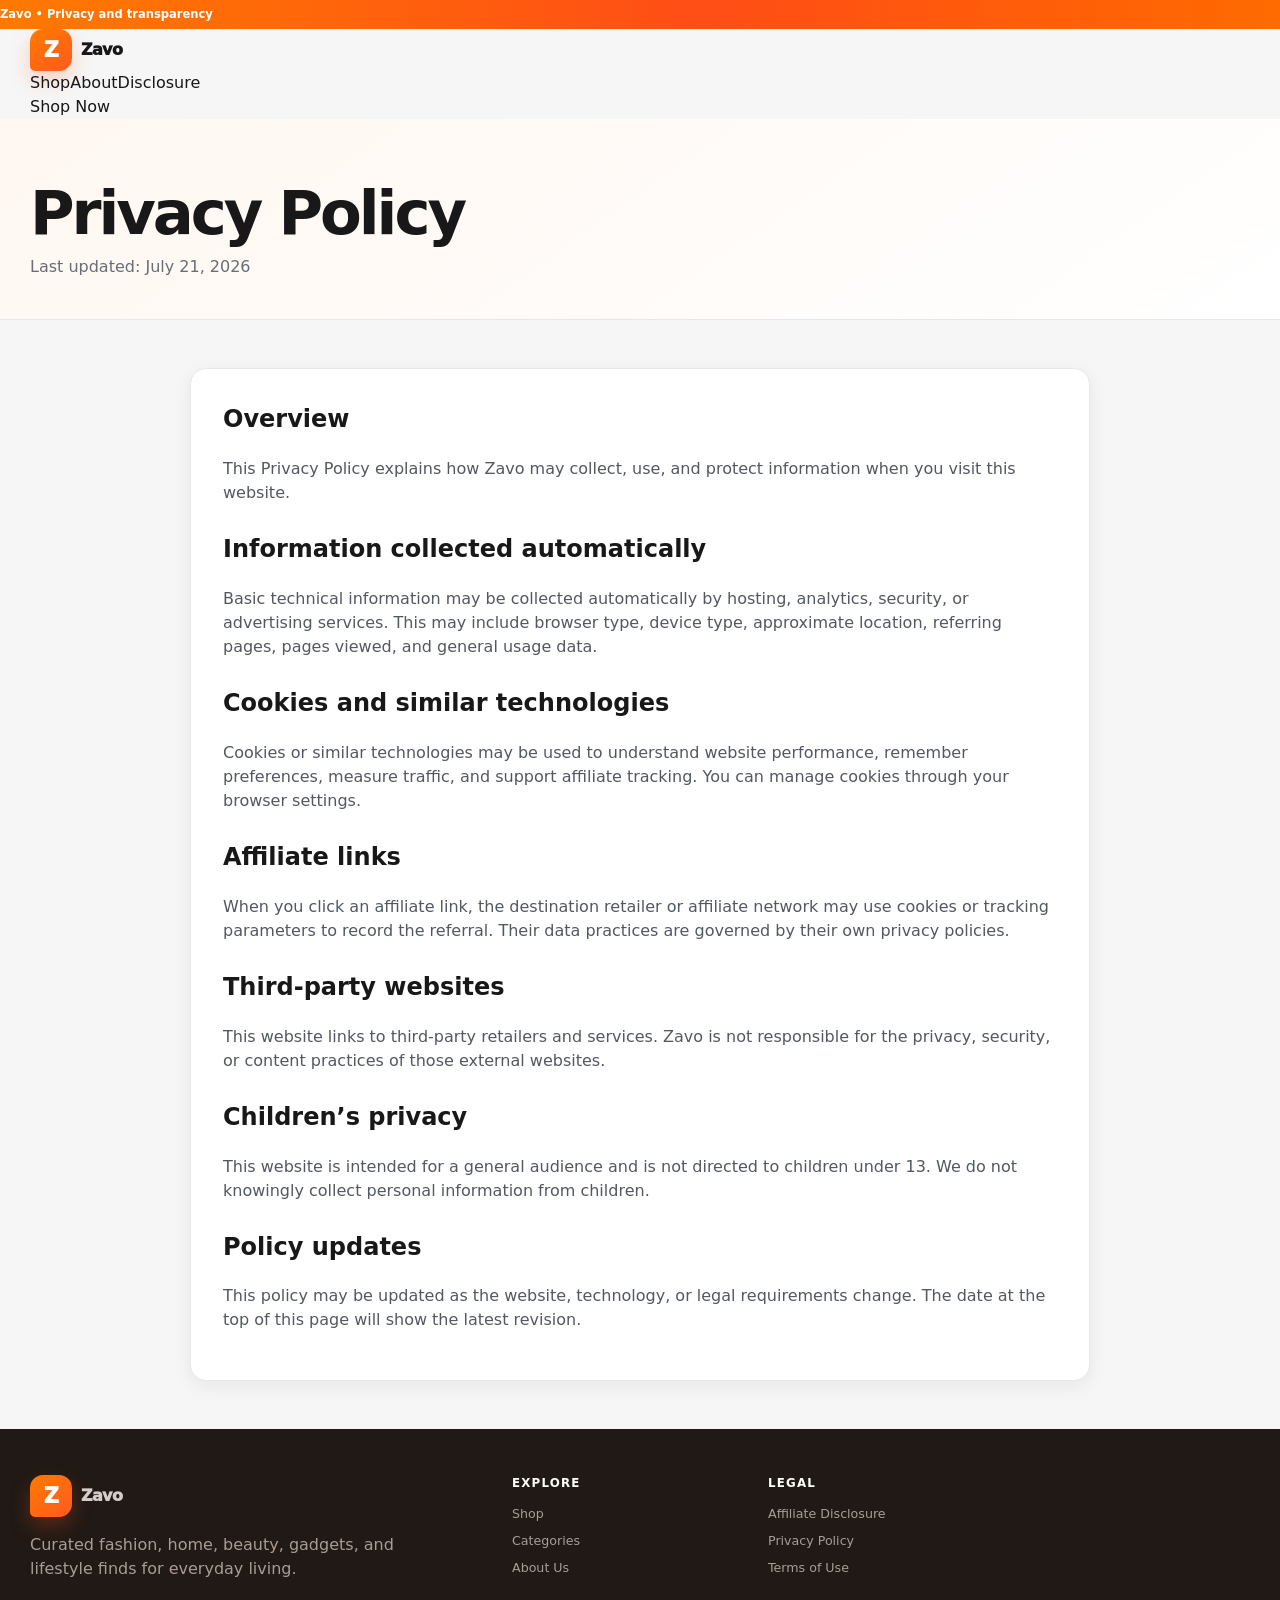
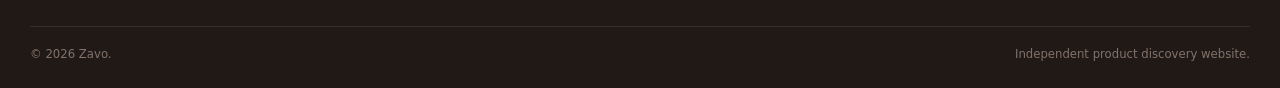
<file: privacy.html>
<!DOCTYPE html>
<html lang="en">
<head>
  <meta charset="UTF-8">
  <meta name="viewport" content="width=device-width, initial-scale=1.0">
  <meta name="description" content="Privacy Policy for Zavo.">
  <title>Privacy Policy | Zavo</title>
  <link rel="stylesheet" href="styles.css">
</head>
<body>
  <div class="announcement">Zavo • Privacy and transparency</div>
  <header class="site-header">
    <div class="container header-inner">
      <a class="brand" href="index.html"><span class="brand-mark">Z</span><span>Zavo</span></a>
      <nav class="nav-links" aria-label="Main navigation"><a href="index.html#shop">Shop</a><a href="about.html">About</a><a href="disclosure.html">Disclosure</a></nav>
      <a class="header-cta" href="index.html#shop">Shop Now</a>
    </div>
  </header>

  <main>
    <section class="page-hero">
      <div class="container">
        <h1>Privacy Policy</h1>
        <p>Last updated: July 21, 2026</p>
      </div>
    </section>

    <section class="section">
      <div class="container">
        <article class="content-card">
          <h2>Overview</h2>
          <p>This Privacy Policy explains how Zavo may collect, use, and protect information when you visit this website.</p>

          <h2>Information collected automatically</h2>
          <p>Basic technical information may be collected automatically by hosting, analytics, security, or advertising services. This may include browser type, device type, approximate location, referring pages, pages viewed, and general usage data.</p>

          <h2>Cookies and similar technologies</h2>
          <p>Cookies or similar technologies may be used to understand website performance, remember preferences, measure traffic, and support affiliate tracking. You can manage cookies through your browser settings.</p>

          <h2>Affiliate links</h2>
          <p>When you click an affiliate link, the destination retailer or affiliate network may use cookies or tracking parameters to record the referral. Their data practices are governed by their own privacy policies.</p>

          <h2>Third-party websites</h2>
          <p>This website links to third-party retailers and services. Zavo is not responsible for the privacy, security, or content practices of those external websites.</p>

          <h2>Children’s privacy</h2>
          <p>This website is intended for a general audience and is not directed to children under 13. We do not knowingly collect personal information from children.</p>

          <h2>Policy updates</h2>
          <p>This policy may be updated as the website, technology, or legal requirements change. The date at the top of this page will show the latest revision.</p>
        </article>
      </div>
    </section>
  </main>

  <footer class="site-footer">
    <div class="container">
      <div class="footer-grid">
        <div class="footer-brand"><a class="brand" href="index.html"><span class="brand-mark">Z</span><span>Zavo</span></a><p>Curated fashion, home, beauty, gadgets, and lifestyle finds for everyday living.</p></div>
        <div><h3 class="footer-title">Explore</h3><div class="footer-links"><a href="index.html#shop">Shop</a><a href="index.html#categories">Categories</a><a href="about.html">About Us</a></div></div>
        <div><h3 class="footer-title">Legal</h3><div class="footer-links"><a href="disclosure.html">Affiliate Disclosure</a><a href="privacy.html">Privacy Policy</a><a href="terms.html">Terms of Use</a></div></div>
      </div>
      <div class="footer-bottom"><span>© <span id="year"></span> Zavo.</span><span>Independent product discovery website.</span></div>
    </div>
  </footer>
  <script>document.getElementById('year').textContent = new Date().getFullYear();</script>
</body>
</html>
</file>
<file: styles.css>
:root {
  --bg: #f6f6f6;
  --surface: #ffffff;
  --surface-soft: #fff5ef;
  --text: #181818;
  --muted: #686d76;
  --line: #e8e8e8;
  --brand: #ff5a1f;
  --brand-2: #ff7a00;
  --brand-dark: #d9430d;
  --dark: #211915;
  --radius-sm: 10px;
  --radius: 16px;
  --radius-lg: 22px;
  --shadow-sm: 0 5px 18px rgba(35, 26, 22, .07);
  --shadow: 0 18px 48px rgba(35, 26, 22, .13);
}

*, *::before, *::after { box-sizing: border-box; }
html {
  min-width: 0;
  scroll-behavior: smooth;
  scroll-padding-top: 118px;
  -webkit-text-size-adjust: 100%;
  text-size-adjust: 100%;
}
body {
  min-width: 0;
  margin: 0;
  overflow-x: hidden;
  color: var(--text);
  background: var(--bg);
  font-family: Inter, ui-sans-serif, system-ui, -apple-system, BlinkMacSystemFont, "Segoe UI", sans-serif;
  font-size: 16px;
  line-height: 1.5;
}
a { color: inherit; text-decoration: none; }
img { display: block; width: 100%; max-width: 100%; }
button, input, select { font: inherit; }
button, a { -webkit-tap-highlight-color: transparent; }
h1, h2, h3, p { overflow-wrap: break-word; }
.container { width: min(1220px, calc(100% - 32px)); margin-inline: auto; }

.announcement {
  padding: 6px 0;
  color: #fff;
  background: linear-gradient(90deg, #ff7a00, #ff4d16 55%, #ff6a00);
  font-size: .72rem;
  font-weight: 800;
}
.announcement-inner { display: flex; align-items: center; justify-content: center; gap: 28px; white-space: nowrap; }
.announcement-highlight { padding: 3px 10px; color: #9a2c00; border-radius: 999px; background: #fff3cc; }

.market-header {
  position: sticky;
  top: 0;
  z-index: 70;
  background: rgba(255,255,255,.98);
  box-shadow: 0 3px 16px rgba(35, 26, 22, .07);
  backdrop-filter: blur(14px);
}
.market-header-main {
  min-height: 68px;
  display: grid;
  grid-template-columns: auto minmax(260px, 1fr) auto;
  align-items: center;
  gap: 20px;
}
.brand { display: inline-flex; align-items: center; gap: 9px; font-weight: 950; letter-spacing: -.04em; white-space: nowrap; }
.brand-mark {
  width: 42px;
  height: 42px;
  display: grid;
  place-items: center;
  flex: 0 0 auto;
  color: #fff;
  border-radius: 13px 13px 13px 5px;
  background: linear-gradient(145deg, var(--brand-2), var(--brand));
  box-shadow: 0 9px 20px rgba(255, 90, 31, .25);
  font-size: 1.3rem;
}
.brand-word { color: #202020; font-size: 1.7rem; }
.market-search {
  min-width: 0;
  height: 44px;
  display: grid;
  grid-template-columns: minmax(0, 1fr) auto;
  overflow: hidden;
  border: 2px solid var(--brand);
  border-radius: 999px;
  background: #fff;
}
.market-search input { min-width: 0; width: 100%; padding: 0 16px; border: 0; outline: 0; color: var(--text); background: transparent; }
.market-search input::placeholder { color: #929292; }
.market-search button {
  min-width: 90px;
  margin: 3px;
  border: 0;
  border-radius: 999px;
  color: #fff;
  background: linear-gradient(90deg, var(--brand-2), var(--brand));
  cursor: pointer;
  font-weight: 900;
}
.header-actions { display: flex; align-items: center; gap: 18px; color: #494949; font-size: .82rem; font-weight: 800; white-space: nowrap; }
.header-actions a:hover { color: var(--brand); }
.market-nav-wrap { border-top: 1px solid #f0f0f0; }
.market-nav { min-height: 40px; display: flex; align-items: center; gap: 22px; }
.market-nav nav { min-width: 0; flex: 1; display: flex; align-items: center; gap: 24px; color: #505050; font-size: .8rem; font-weight: 750; }
.market-nav nav a, .nav-about { white-space: nowrap; }
.market-nav nav a:hover, .nav-about:hover { color: var(--brand); }
.departments-link { align-self: stretch; min-width: 180px; padding: 0 16px; display: flex; align-items: center; gap: 9px; color: #fff; background: var(--brand); font-size: .82rem; font-weight: 900; white-space: nowrap; }
.nav-about { font-size: .8rem; font-weight: 850; }

.compact-hero { padding: 18px 0 14px; background: #f2f2f2; }
.compact-hero-card {
  min-height: 225px;
  padding: 30px 36px;
  display: grid;
  grid-template-columns: minmax(0, 1fr) 330px;
  align-items: center;
  gap: 32px;
  overflow: hidden;
  border: 1px solid #ffd7c5;
  border-radius: var(--radius-lg);
  background:
    radial-gradient(circle at 92% 15%, rgba(255, 114, 43, .22), transparent 34%),
    linear-gradient(135deg, #fff 0%, #fff7f1 62%, #ffe1d1 100%);
  box-shadow: var(--shadow-sm);
}
.compact-hero-copy { min-width: 0; }
.hero-label { display: inline-flex; padding: 5px 10px; color: #9f2d00; border-radius: 999px; background: #fff0c4; font-size: .65rem; font-weight: 950; letter-spacing: .08em; text-transform: uppercase; }
.compact-hero h1 { max-width: 680px; margin: 10px 0 10px; font-size: clamp(2.2rem, 4vw, 3.7rem); line-height: .98; letter-spacing: -.055em; }
.compact-hero p { max-width: 690px; margin: 0 0 17px; color: #565b63; font-size: .94rem; }
.hero-actions { display: flex; flex-wrap: wrap; align-items: center; gap: 14px; }
.btn { min-height: 42px; padding: 0 16px; display: inline-flex; align-items: center; justify-content: center; border: 1px solid transparent; border-radius: 10px; cursor: pointer; font-weight: 900; transition: transform .2s ease, box-shadow .2s ease, background .2s ease; }
.btn:hover { transform: translateY(-2px); }
.btn-primary { color: #fff; background: linear-gradient(90deg, var(--brand-2), var(--brand)); box-shadow: 0 9px 20px rgba(255,90,31,.22); }
.btn-primary:hover { background: linear-gradient(90deg, #ff6800, #ed4510); }
.hero-text-link { color: #b93b0c; font-size: .86rem; font-weight: 900; }
.featured-preview {
  min-width: 0;
  padding: 13px;
  display: grid;
  grid-template-columns: 112px minmax(0, 1fr);
  align-items: center;
  gap: 15px;
  border: 1px solid rgba(255, 90, 31, .18);
  border-radius: 16px;
  background: rgba(255,255,255,.88);
  box-shadow: 0 12px 28px rgba(111, 39, 9, .11);
}
.featured-preview img { width: 112px; height: 112px; object-fit: cover; border-radius: 12px; }
.featured-preview small { display: block; margin-bottom: 5px; color: var(--brand); font-size: .64rem; font-weight: 950; letter-spacing: .08em; text-transform: uppercase; }
.featured-preview strong { display: block; font-size: .94rem; line-height: 1.25; }

.section { padding: 48px 0; }
.section-white, .deals-section { background: #fff; }
.market-section-head { margin-bottom: 18px; display: flex; align-items: flex-end; justify-content: space-between; gap: 18px; }
.market-section-head h2 { margin: 4px 0 0; font-size: clamp(1.8rem, 3vw, 2.65rem); line-height: 1.05; letter-spacing: -.04em; }
.market-section-head > a { color: var(--brand); font-size: .82rem; font-weight: 900; white-space: nowrap; }
.eyebrow { color: var(--brand); font-size: .65rem; font-weight: 950; letter-spacing: .12em; text-transform: uppercase; }

.product-market-section { padding-top: 34px; background: #f5f5f5; }
.product-heading p { margin: 7px 0 0; color: var(--muted); font-size: .82rem; }
.shop-toolbar {
  min-height: 58px;
  margin-bottom: 16px;
  padding: 8px;
  display: grid;
  grid-template-columns: minmax(0, 1fr) 210px 180px;
  align-items: center;
  gap: 9px;
  border: 1px solid var(--line);
  border-radius: 13px;
  background: #fff;
}
.toolbar-label { min-width: 0; padding-left: 7px; color: #4a4a4a; font-size: .8rem; font-weight: 850; }
.toolbar-label span { margin-right: 7px; color: var(--brand); }
.field { width: 100%; min-width: 0; min-height: 40px; padding: 0 11px; color: var(--text); border: 1px solid var(--line); border-radius: 9px; outline: none; background: #fff; }
.field:focus { border-color: var(--brand); box-shadow: 0 0 0 3px rgba(255,90,31,.12); }

.products-grid { display: grid; grid-template-columns: repeat(4, minmax(0, 1fr)); gap: 14px; }
.products-grid.single-product { grid-template-columns: minmax(0, 880px); }
.product-card { position: relative; min-width: 0; display: flex; flex-direction: column; overflow: hidden; border: 1px solid #e6e6e6; border-radius: 14px; background: #fff; transition: transform .2s ease, box-shadow .2s ease, border-color .2s ease; }
.product-card:hover { transform: translateY(-3px); border-color: #ffb494; box-shadow: 0 14px 35px rgba(54,35,25,.11); }
.single-product .product-card { display: grid; grid-template-columns: minmax(300px, .9fr) minmax(0, 1.1fr); }
.product-media { position: relative; min-width: 0; aspect-ratio: 1 / 1; overflow: hidden; background: #f2f2f2; }
.single-product .product-media { aspect-ratio: auto; min-height: 365px; }
.product-media img { height: 100%; object-fit: cover; transition: transform .35s ease; }
.product-card:hover .product-media img { transform: scale(1.025); }
.product-badge { position: absolute; left: 10px; top: 10px; padding: 5px 8px; color: #fff; border-radius: 6px; background: linear-gradient(90deg, var(--brand-2), var(--brand)); font-size: .6rem; font-weight: 950; letter-spacing: .04em; text-transform: uppercase; }
.product-save { position: absolute; right: 10px; top: 10px; z-index: 3; width: 36px; height: 36px; display: grid; place-items: center; border: 0; border-radius: 50%; color: #454545; background: rgba(255,255,255,.95); box-shadow: 0 3px 10px rgba(0,0,0,.12); cursor: pointer; font-size: 1.08rem; }
.product-save.is-saved { color: var(--brand); background: #fff1e9; }
.product-body { min-width: 0; padding: 16px; display: flex; flex-direction: column; flex: 1; }
.single-product .product-body { padding: 28px; justify-content: center; }
.product-category { color: var(--brand); font-size: .62rem; font-weight: 950; letter-spacing: .08em; text-transform: uppercase; }
.product-title { margin: 7px 0 8px; font-size: 1rem; line-height: 1.32; }
.single-product .product-title { max-width: 520px; font-size: clamp(1.35rem, 2.5vw, 2rem); line-height: 1.18; }
.product-title a:hover { color: var(--brand-dark); }
.product-description { margin: 0 0 13px; color: var(--muted); font-size: .78rem; line-height: 1.5; }
.single-product .product-description { max-width: 560px; font-size: .92rem; }
.product-confidence { margin-bottom: 12px; display: flex; flex-wrap: wrap; align-items: center; gap: 5px; color: #c85400; font-size: .68rem; font-weight: 850; }
.product-confidence span { color: #8a8a8a; font-weight: 600; }
.product-meta { margin-top: auto; padding-top: 5px; display: flex; align-items: center; justify-content: space-between; gap: 11px; }
.product-details-link { color: #c74311; font-size: .78rem; font-weight: 900; text-decoration: underline; text-underline-offset: 3px; }
.product-link { min-height: 38px; padding: 0 13px; border-radius: 8px; font-size: .74rem; white-space: nowrap; }
.empty-state { grid-column: 1 / -1; padding: 42px 22px; text-align: center; color: var(--muted); border: 1px dashed #d3d3d3; border-radius: var(--radius); background: #fff; }
.empty-state strong { display: block; margin-bottom: 6px; color: var(--text); font-size: 1.05rem; }
.disclosure-note { margin-top: 20px; padding: 13px 15px; color: #7b3a18; border: 1px solid #ffd0b7; border-radius: 11px; background: #fff5ee; font-size: .76rem; }

.flash-grid { display: grid; grid-template-columns: repeat(4, minmax(0, 1fr)); gap: 14px; }
.flash-card { min-width: 0; min-height: 170px; padding: 20px; display: flex; align-items: flex-end; border-radius: var(--radius); background: #fff2e9; }
.flash-card span { display: block; margin-bottom: 7px; color: var(--brand); font-size: .64rem; font-weight: 950; text-transform: uppercase; }
.flash-card strong { display: block; font-size: 1.1rem; line-height: 1.15; }
.flash-card small { display: block; margin-top: 13px; font-size: .72rem; font-weight: 850; }

.round-category-grid { display: grid; grid-template-columns: repeat(4, minmax(0, 1fr)); gap: 14px; }
.round-category { min-width: 0; padding: 18px 12px; display: flex; flex-direction: column; align-items: center; text-align: center; border: 1px solid var(--line); border-radius: var(--radius); background: #fff; transition: transform .2s ease, border-color .2s ease, box-shadow .2s ease; }
.round-category:hover { transform: translateY(-3px); border-color: #ffb28f; box-shadow: var(--shadow-sm); }
.round-category > span { width: 72px; height: 72px; margin-bottom: 11px; display: grid; place-items: center; border-radius: 50%; background: linear-gradient(145deg, #fff2eb, #ffe2d2); font-size: 2rem; }
.round-category strong { font-size: .86rem; }
.round-category small { margin-top: 4px; color: var(--muted); font-size: .66rem; }

.service-strip { border-block: 1px solid var(--line); background: #fff; }
.service-grid { min-height: 84px; display: grid; grid-template-columns: repeat(4, minmax(0, 1fr)); align-items: stretch; }
.service-grid > div { min-width: 0; min-height: 70px; padding: 14px 18px; display: grid; grid-template-columns: 36px minmax(0, 1fr); align-content: center; column-gap: 9px; border-right: 1px solid var(--line); }
.service-grid > div:last-child { border-right: 0; }
.service-grid span { grid-row: 1 / 3; width: 33px; height: 33px; display: grid; place-items: center; color: var(--brand); border-radius: 50%; background: #fff1e8; font-weight: 950; }
.service-grid strong { font-size: .8rem; line-height: 1.2; }
.service-grid small { margin-top: 3px; color: var(--muted); font-size: .67rem; line-height: 1.35; }

.feature-banner-section { padding: 48px 0; background: #f5f5f5; }
.feature-banner { min-width: 0; padding: 36px; display: grid; grid-template-columns: minmax(0, .9fr) minmax(0, 1.1fr); gap: 38px; color: #fff; border-radius: var(--radius-lg); background: radial-gradient(circle at 10% 20%, rgba(255,111,45,.32), transparent 28%), linear-gradient(135deg, #251b17, #4c2416); box-shadow: var(--shadow); }
.eyebrow-light { color: #ffb48f; }
.feature-banner h2 { margin: 7px 0 12px; color: #fff; font-size: clamp(2rem, 3.4vw, 3.1rem); line-height: 1; letter-spacing: -.05em; }
.feature-banner p { margin: 0; color: #d9c8c0; }
.feature-points { min-width: 0; display: grid; gap: 10px; }
.feature-points > div { min-width: 0; padding: 14px; display: grid; grid-template-columns: 38px minmax(0, 1fr); column-gap: 11px; border: 1px solid rgba(255,255,255,.13); border-radius: 12px; background: rgba(255,255,255,.055); }
.feature-points span { grid-row: 1 / 3; color: #ff9d6e; font-weight: 950; }
.feature-points strong { font-size: .84rem; }
.feature-points small { color: #c7b6ae; font-size: .72rem; }

.faq-grid { display: grid; grid-template-columns: repeat(4, minmax(0, 1fr)); gap: 13px; }
.faq-card { min-width: 0; padding: 20px; border: 1px solid var(--line); border-radius: var(--radius); background: #fff; }
.faq-card > span { color: var(--brand); font-size: .68rem; font-weight: 950; }
.faq-card h3 { margin: 10px 0 7px; font-size: .96rem; line-height: 1.28; }
.faq-card p { margin: 0; color: var(--muted); font-size: .76rem; line-height: 1.55; }

.site-footer { padding: 46px 0 24px; color: #d4ccc8; background: #211915; }
.footer-grid { display: grid; grid-template-columns: 1.4fr repeat(3, .7fr); gap: 30px; }
.footer-brand, .footer-grid > div { min-width: 0; }
.footer-brand p { max-width: 410px; color: #a99c95; }
.footer-title { margin: 0 0 12px; color: #fff; font-size: .74rem; letter-spacing: .1em; text-transform: uppercase; }
.footer-links { display: grid; gap: 8px; color: #a99c95; font-size: .79rem; }
.footer-links a:hover { color: #ff9e72; }
.footer-bottom { margin-top: 29px; padding-top: 19px; display: flex; justify-content: space-between; gap: 18px; color: #81736b; border-top: 1px solid #3b2e28; font-size: .73rem; }

.page-hero { padding: 64px 0 40px; background: linear-gradient(145deg, #fff7f1, #fff); border-bottom: 1px solid var(--line); }
.page-hero h1 { max-width: 900px; margin: 0 0 11px; font-size: clamp(2.2rem, 5vw, 3.8rem); line-height: 1; letter-spacing: -.05em; }
.page-hero p { max-width: 760px; margin: 0; color: var(--muted); }
.content-card { max-width: 900px; margin: 0 auto; padding: 32px; border: 1px solid var(--line); border-radius: var(--radius); background: #fff; box-shadow: var(--shadow-sm); }
.content-card h2 { margin-top: 26px; }
.content-card h2:first-child { margin-top: 0; }
.content-card p, .content-card li { color: #535860; }
.content-card a { color: var(--brand); text-decoration: underline; }

.product-page-main { padding: 24px 0 56px; background: #f6f6f6; }
.breadcrumbs { margin-bottom: 17px; color: #70757c; font-size: .76rem; }
.breadcrumbs a { color: #b74318; font-weight: 800; }
.product-detail {
  display: grid;
  grid-template-columns: minmax(0, .95fr) minmax(0, 1.05fr);
  gap: 34px;
  align-items: start;
}
.product-gallery, .product-summary, .editorial-card {
  min-width: 0;
  border: 1px solid var(--line);
  border-radius: var(--radius-lg);
  background: #fff;
  box-shadow: var(--shadow-sm);
}
.product-gallery { overflow: hidden; }
.product-gallery img { aspect-ratio: 1 / 1; object-fit: cover; }
.product-summary { padding: 30px; }
.product-summary .product-category { margin-bottom: 8px; }
.product-summary h1 { margin: 0 0 13px; font-size: clamp(2rem, 4vw, 3.35rem); line-height: 1.02; letter-spacing: -.05em; }
.product-lead { margin: 0 0 18px; color: #555b64; font-size: 1rem; }
.product-facts { margin: 0 0 20px; padding: 0; display: grid; gap: 9px; list-style: none; }
.product-facts li { padding-left: 25px; position: relative; color: #41464d; }
.product-facts li::before { content: "✓"; position: absolute; left: 0; color: var(--brand); font-weight: 950; }
.retailer-panel { padding: 16px; border: 1px solid #ffd1bb; border-radius: 13px; background: #fff6f0; }
.retailer-panel strong { display: block; margin-bottom: 4px; }
.retailer-panel p { margin: 0 0 13px; color: #6f4a39; font-size: .8rem; }
.retailer-panel .btn { width: 100%; }
.product-disclosure { margin: 12px 0 0; color: #797979; font-size: .7rem; line-height: 1.45; }
.editorial-grid { margin-top: 28px; display: grid; grid-template-columns: repeat(3, minmax(0, 1fr)); gap: 14px; }
.editorial-card { padding: 22px; }
.editorial-card h2 { margin: 0 0 10px; font-size: 1.2rem; }
.editorial-card p, .editorial-card li { color: #5d626a; font-size: .82rem; line-height: 1.58; }
.editorial-card ul { margin: 0; padding-left: 18px; }
.product-faq { margin-top: 28px; }

.mobile-dock { display: none; }

@media (max-width: 980px) {
  .market-header-main { grid-template-columns: auto minmax(220px, 1fr); }
  .header-actions { display: none; }
  .compact-hero-card { grid-template-columns: minmax(0, 1fr) 280px; }
  .featured-preview { grid-template-columns: 92px minmax(0, 1fr); }
  .featured-preview img { width: 92px; height: 92px; }
  .products-grid { grid-template-columns: repeat(3, minmax(0, 1fr)); }
  .feature-banner { grid-template-columns: 1fr; gap: 24px; }
  .faq-grid { grid-template-columns: repeat(2, minmax(0, 1fr)); }
  .footer-grid { grid-template-columns: repeat(2, minmax(0, 1fr)); }
  .footer-brand { grid-column: 1 / -1; }
}

@media (max-width: 720px) {
  body { padding-bottom: 70px; }
  html { scroll-padding-top: 72px; }
  .container { width: min(100% - 20px, 1220px); }
  .announcement { display: none; }
  .market-header-main {
    min-height: 62px;
    padding: 8px 0;
    grid-template-columns: auto minmax(0, 1fr);
    gap: 9px;
  }
  .brand-mark { width: 38px; height: 38px; font-size: 1.1rem; }
  .brand-word { font-size: 1.42rem; }
  .market-search { height: 40px; }
  .market-search input { padding: 0 11px; font-size: .78rem; }
  .market-search button { min-width: 68px; font-size: .72rem; }
  .market-nav-wrap { display: none; }

  .compact-hero { padding: 10px 0 8px; }
  .compact-hero-card {
    min-height: 0;
    padding: 18px;
    grid-template-columns: 1fr;
    gap: 0;
    border-radius: 16px;
  }
  .compact-hero h1 { max-width: 520px; margin: 8px 0 7px; font-size: clamp(1.7rem, 8.5vw, 2.35rem); line-height: 1; }
  .compact-hero p { margin-bottom: 13px; display: -webkit-box; overflow: hidden; -webkit-line-clamp: 2; -webkit-box-orient: vertical; font-size: .8rem; }
  .hero-actions { gap: 10px; }
  .hero-actions .btn { min-height: 38px; padding: 0 13px; font-size: .76rem; }
  .hero-text-link { font-size: .75rem; }
  .featured-preview { display: none; }

  .section { padding: 34px 0; }
  .product-market-section { padding-top: 22px; }
  .market-section-head { margin-bottom: 14px; align-items: flex-start; }
  .market-section-head h2 { font-size: 1.65rem; }
  .market-section-head > a { display: none; }
  .product-heading p { font-size: .75rem; }

  .shop-toolbar { min-height: 48px; margin-bottom: 12px; grid-template-columns: minmax(0, 1fr) 155px; }
  .toolbar-label { display: none; }
  .shop-toolbar #sortFilter { display: none; }
  .field { min-height: 38px; font-size: .78rem; }

  .products-grid, .products-grid.single-product { grid-template-columns: 1fr; }
  .single-product .product-card { display: grid; grid-template-columns: 42% minmax(0, 58%); }
  .single-product .product-media { min-height: 250px; aspect-ratio: auto; }
  .single-product .product-body { padding: 15px; justify-content: flex-start; }
  .single-product .product-title { font-size: 1.02rem; }
  .single-product .product-description { display: -webkit-box; overflow: hidden; -webkit-line-clamp: 3; -webkit-box-orient: vertical; font-size: .74rem; }
  .product-meta { align-items: stretch; flex-direction: column; }
  .product-details-link { font-size: .72rem; }
  .product-link { width: 100%; min-height: 36px; }
  .product-save { width: 32px; height: 32px; font-size: .98rem; }
  .disclosure-note { margin-top: 14px; font-size: .69rem; }

  .round-category-grid { display: flex; gap: 9px; overflow-x: auto; padding-bottom: 4px; scroll-snap-type: x proximity; scrollbar-width: none; }
  .round-category-grid::-webkit-scrollbar { display: none; }
  .round-category { min-width: 132px; padding: 13px 8px; scroll-snap-align: start; }
  .round-category > span { width: 55px; height: 55px; margin-bottom: 8px; font-size: 1.55rem; }

  .service-grid { grid-template-columns: 1fr 1fr; }
  .service-grid > div { padding: 11px 8px; border-bottom: 1px solid var(--line); }
  .service-grid > div:nth-child(2n) { border-right: 0; }
  .service-grid > div:nth-last-child(-n+2) { border-bottom: 0; }

  .feature-banner-section { padding: 34px 0; }
  .feature-banner { padding: 25px 19px; border-radius: 16px; }
  .feature-banner h2 { font-size: 2rem; }
  .faq-grid { grid-template-columns: 1fr; }
  .footer-grid { grid-template-columns: repeat(2, minmax(0, 1fr)); gap: 23px 16px; }
  .footer-brand { grid-column: 1 / -1; }
  .footer-bottom { flex-direction: column; }

  .product-page-main { padding-top: 15px; }
  .product-detail { grid-template-columns: 1fr; gap: 14px; }
  .product-gallery img { max-height: 520px; }
  .product-summary { padding: 21px; }
  .product-summary h1 { font-size: 2rem; }
  .editorial-grid { grid-template-columns: 1fr; }
  .content-card { padding: 22px; }

  .mobile-dock {
    position: fixed;
    left: 0;
    right: 0;
    bottom: 0;
    z-index: 100;
    min-height: 64px;
    padding: 7px 9px max(7px, env(safe-area-inset-bottom));
    display: grid;
    grid-template-columns: repeat(5, minmax(0, 1fr));
    align-items: end;
    border-top: 1px solid #e5e5e5;
    background: rgba(255,255,255,.97);
    box-shadow: 0 -8px 25px rgba(0,0,0,.08);
    backdrop-filter: blur(14px);
  }
  .mobile-dock a { min-width: 0; display: flex; flex-direction: column; align-items: center; gap: 2px; color: #777; font-size: .54rem; font-weight: 800; }
  .mobile-dock a span { font-size: 1.05rem; }
  .mobile-dock-main span { width: 40px; height: 40px; margin-top: -21px; display: grid; place-items: center; color: #fff; border: 4px solid #fff; border-radius: 50%; background: linear-gradient(145deg, var(--brand-2), var(--brand)); box-shadow: 0 7px 18px rgba(255,90,31,.34); }
}

@media (max-width: 520px) {
  .brand-word { display: none; }
  .single-product .product-card { grid-template-columns: 1fr; }
  .single-product .product-media { min-height: 0; aspect-ratio: 1 / .78; }
  .single-product .product-body { padding: 14px; }
  .single-product .product-title { font-size: 1.08rem; }
  .single-product .product-description { -webkit-line-clamp: 2; }
  .product-meta { flex-direction: row; align-items: center; }
  .product-details-link { white-space: nowrap; }
  .product-link { width: auto; }
  .service-grid { grid-template-columns: 1fr; }
  .service-grid > div, .service-grid > div:nth-child(2n), .service-grid > div:nth-last-child(-n+2) { border-right: 0; border-bottom: 1px solid var(--line); }
  .service-grid > div:last-child { border-bottom: 0; }
  .footer-grid { grid-template-columns: 1fr; }
  .footer-brand { grid-column: auto; }
}


/* Clearer purchase actions and refined product-card polish */
.product-link {
  min-height: 44px;
  padding-inline: 18px;
  gap: 7px;
  font-size: .82rem;
  box-shadow: 0 8px 18px rgba(255, 90, 31, .18);
}
.product-link span,
.retailer-panel .btn span {
  display: inline-block;
  transition: transform .18s ease;
}
.product-link:hover span,
.retailer-panel .btn:hover span {
  transform: translateX(3px);
}
.product-link:focus-visible,
.retailer-panel .btn:focus-visible,
.mobile-product-cta a:focus-visible {
  outline: 3px solid rgba(255, 90, 31, .35);
  outline-offset: 3px;
}
.retailer-panel .btn {
  min-height: 48px;
  padding-inline: 22px;
  gap: 8px;
}
.mobile-product-cta a {
  min-height: 42px;
  padding-inline: 18px;
  display: inline-flex;
  align-items: center;
  justify-content: center;
  gap: 6px;
  border-radius: 10px;
  font-weight: 900;
  box-shadow: 0 7px 18px rgba(255, 90, 31, .22);
}
@media (max-width: 560px) {
  .product-link {
    flex: 1;
    min-height: 44px;
    padding-inline: 12px;
    white-space: normal;
    text-align: center;
  }
  .product-meta {
    align-items: stretch;
    gap: 9px;
  }
}
</file>
